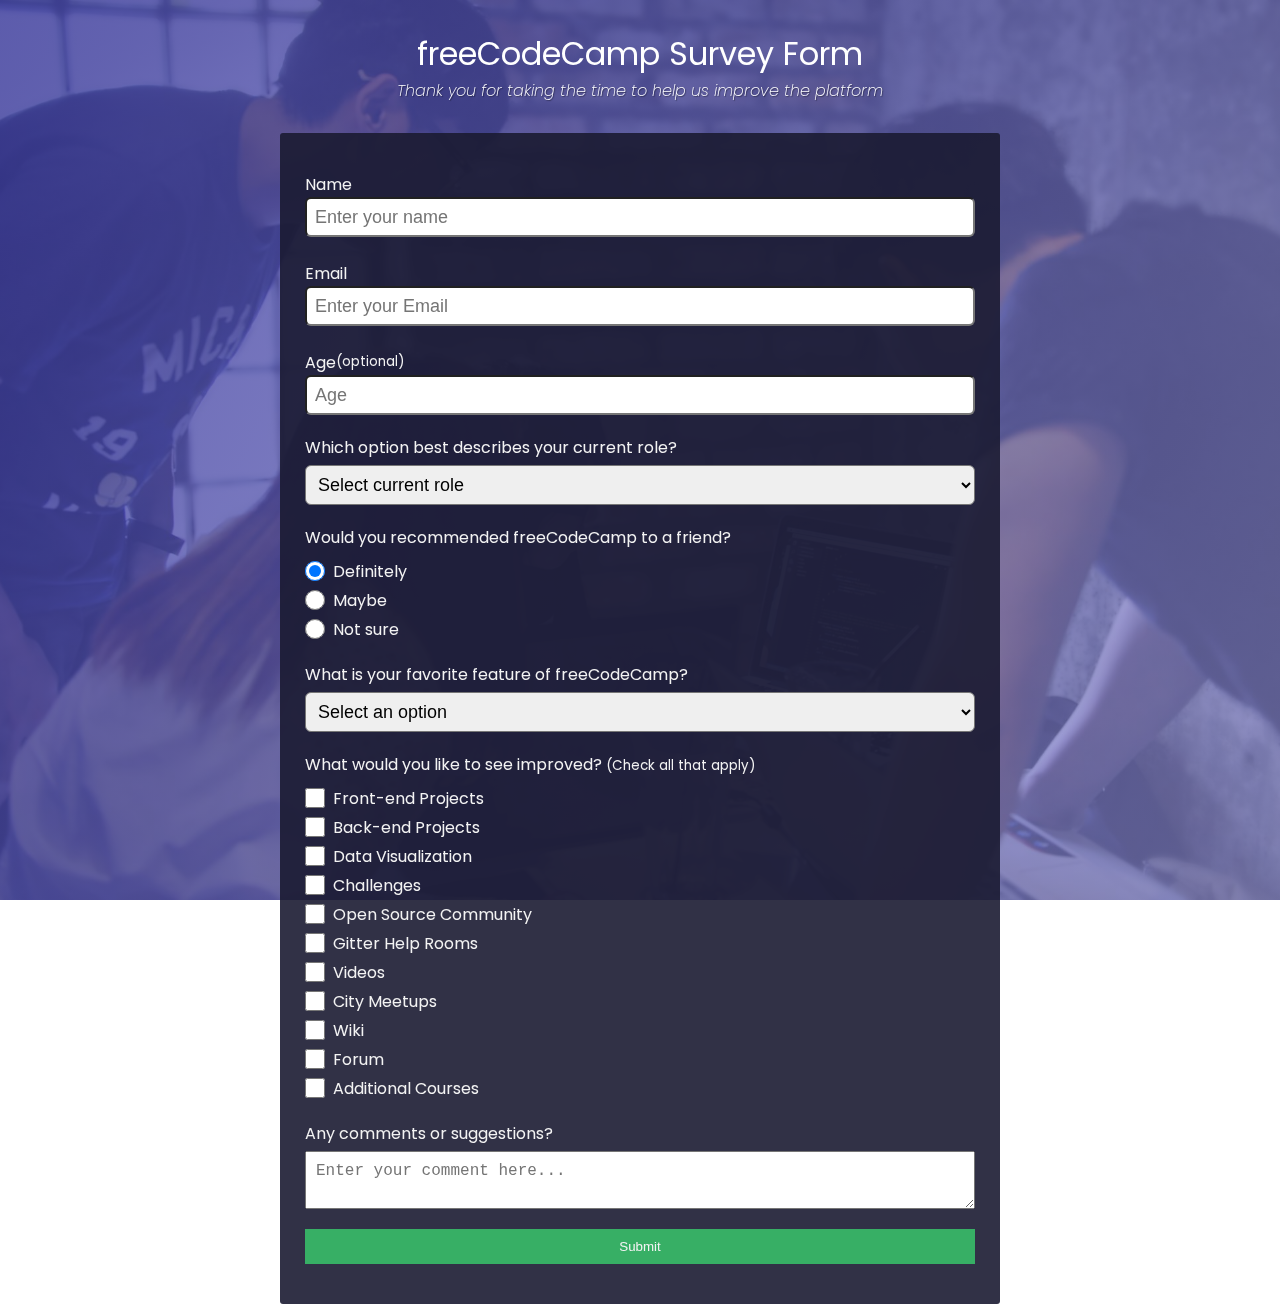
<file: 01-Survey-Form/index.html>
<!DOCTYPE html>
<html lang="en">

<head>
  <meta charset="UTF-8" />
  <meta http-equiv="X-UA-Compatible" content="IE=edge" />
  <meta name="viewport" content="width=device-width, initial-scale=1.0" />
  <title>Survey Form</title>
  <link rel="stylesheet" href="style.css" />
</head>

<body>

  <header class="header container">
    <h1 id="title">freeCodeCamp Survey Form</h1>
    <p id="description">Thank you for taking the time to help us improve the platform</p>
  </header>

  <main class="main container">
    <form id="survey-form">
      <div class="form-group">
        <label id="name-label" for="name">Name</label>
        <input type="text" name="name" placeholder="Enter your name" id="name" class="personal-info" required>
      </div>
      <div class="form-group">
        <label id="email-label" for="email">Email</label>
        <input type="email" name="email" placeholder="Enter your Email" id="email" class="personal-info" required>
      </div>
      <div class="form-group">
        <label id="number-label" for="email">Age <small>(optional)</small></label>
        <input type="number" name="number" min="10" max="99" id="number" class="personal-info" placeholder="Age">
      </div>
      <div class="form-group">
        <p>Which option best describes your current role?</p>
        <select name="role" id="dropdown">
          <option value="select" disabled selected>Select current role</option>
          <option value="student">Student</option>
          <option value="full-time-job">Full Time Job</option>
          <option value="full-time-learner">Full Time Learner</option>
          <option value="prefer-not-to-say">Prefer not to say</option>
          <option value="other">Other</option>
        </select>
      </div>
      <div class="form-group">
        <p>Would you recommended freeCodeCamp to a friend?</p>


        <label for="definitely">
          <input type="radio" name="recommend" value="definitely" id="definitely" checked>
          <span>Definitely</span>
        </label>
        <label for="maybe">
          <input type="radio" name="recommend" value="maybe" id="maybe">
          <span>Maybe</span>
        </label>
        <label for="not-sure">
          <input type="radio" name="recommend" value="not-sure" id="not-sure">
          <span>Not sure</span>
        </label>
      </div>
      <div class="form-group">
        <p>What is your favorite feature of freeCodeCamp?</p>
        <select name="favorite-feature" id="favorite-feature">
          <option value="" aria-placeholder="Select an option" disabled selected>Select an option</option>
          <option value="challenges">Challenges</option>
          <option value="projects">Projects</option>
          <option value="community">Community</option>
          <option value="open-source">Open Source</option>
        </select>
      </div>
      <div class="form-group">
        <p>What would you like to see improved? <small>(Check all that apply)</small></p>
        <label for="front-end-projects">
          <input type="checkbox" value="front-end-projects" name="see-improved" id="front-end-projects">
          <span>Front-end Projects</span>
        </label>
        <label for="back-end-projects">
          <input type="checkbox" value="back-end-projects" name="back-end-projects" id="back-end-projects">
          <span>Back-end Projects</span>
        </label>

        <label for="data-visualization">
          <input type="checkbox" value="data-visualization" name="data-visualization" id="data-visualization">
          <span>Data Visualization</span>
        </label>
        <label for="challenges">
          <input type="checkbox" value="challenges" name="challenges" id="challenges">
          <span>Challenges</span>
        </label>
        <label for="open-source-community">
          <input type="checkbox" value="open-source-community" name="open-source-community" id="open-source-community">
          <span>Open Source Community</span>
        </label>
        <label for="gitter-help-rooms">
          <input type="checkbox" value="gitter-help-rooms" name="gitter-help-rooms" id="gitter-help-rooms">
          <span>Gitter Help Rooms</span>
        </label>
        <label for="videos">
          <input type="checkbox" value="videos" name="videos" id="videos">
          <span>Videos</span>
        </label>
        <label for="city-meetups">
          <input type="checkbox" value="city-meetups" name="city-meetups" id="city-meetups">
          <span>City Meetups</span>
        </label>

        <label for="wiki">
          <input type="checkbox" value="wiki" name="wiki" id="wiki">
          <span>Wiki</span>
        </label>
        <label for="forum">
          <input type="checkbox" value="forum" name="forum" id="forum">
          <span>Forum</span>
        </label>
        <label for="additional-courses">
          <input type="checkbox" value="additional-courses" name="additional-courses" id="additional-courses">
          <span>Additional Courses</span>
        </label>
      </div>
      <div class="form-group">
        <p>Any comments or suggestions?</p>
        <textarea name="comment" id="comment" placeholder="Enter your comment here..."></textarea>
      </div>
      <input type="submit" value="Submit" id="submit">
    </form>
  </main>
</body>

</html>
</file>
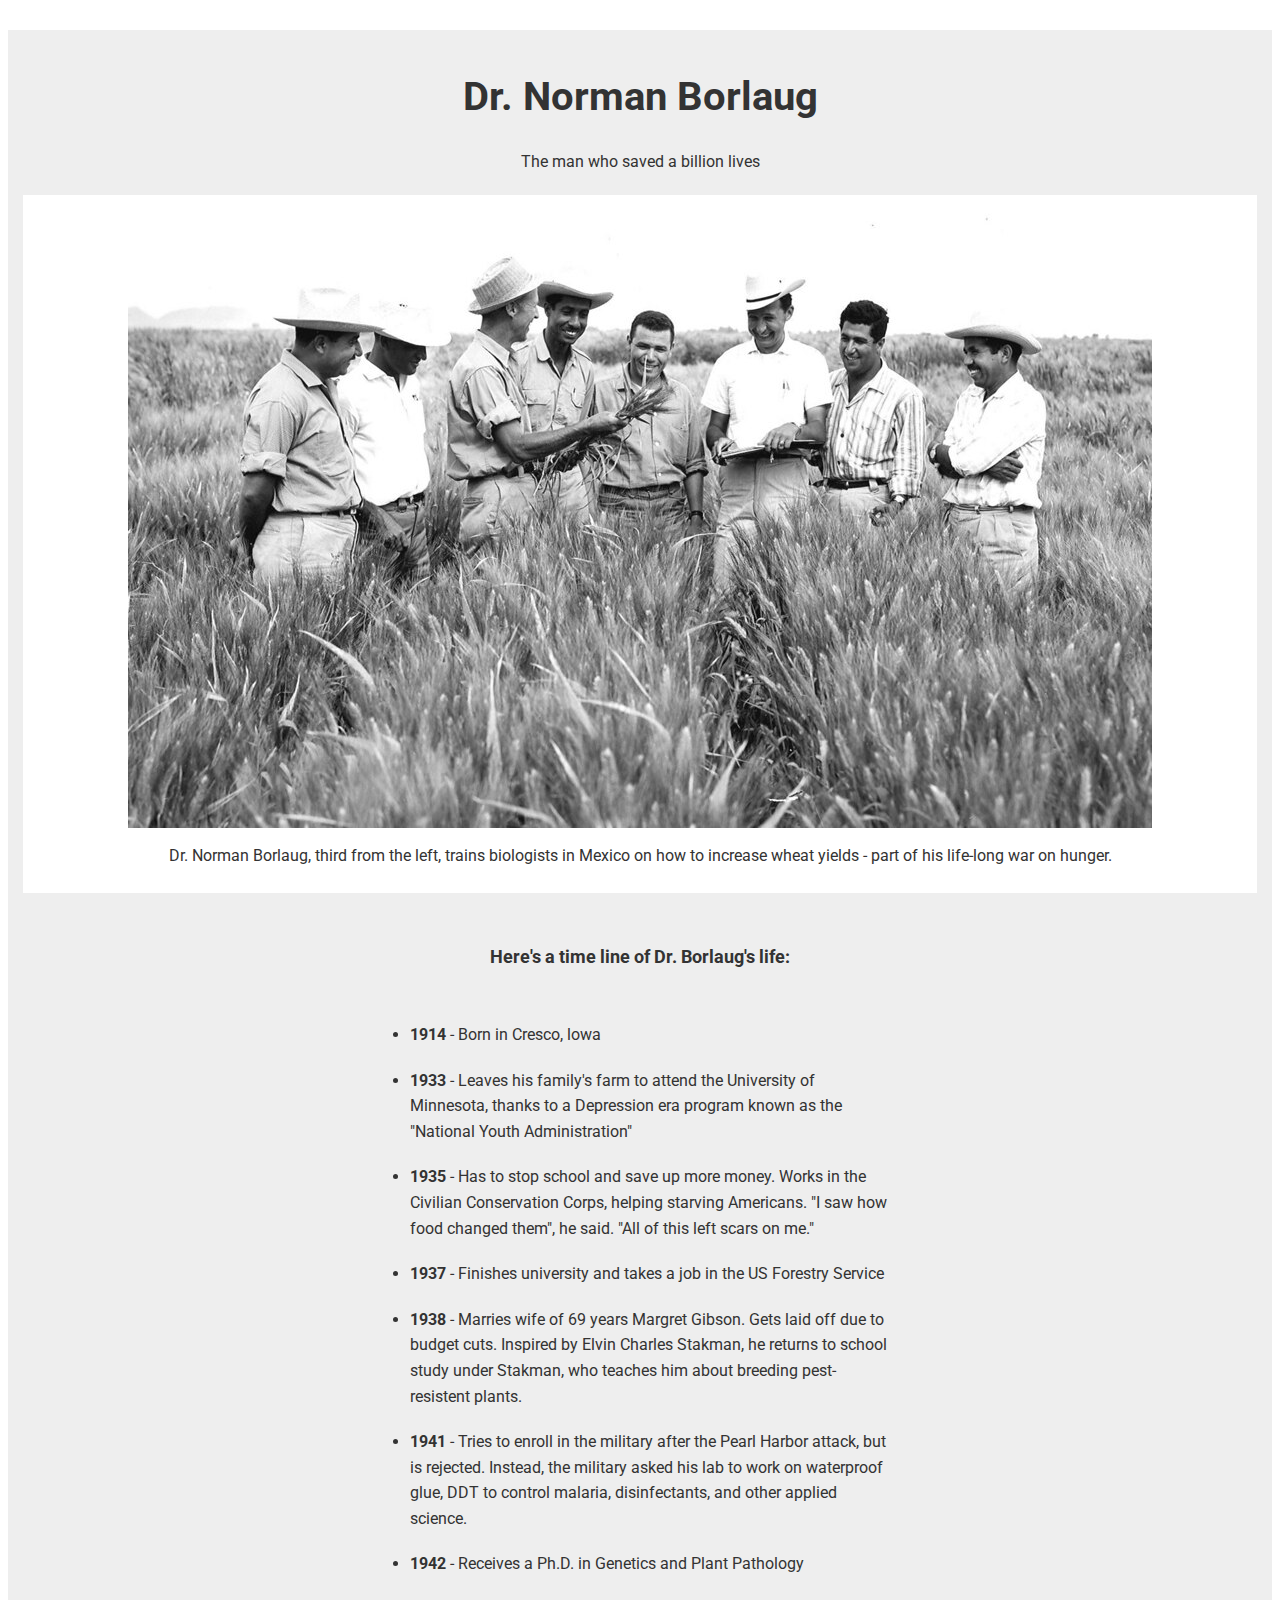
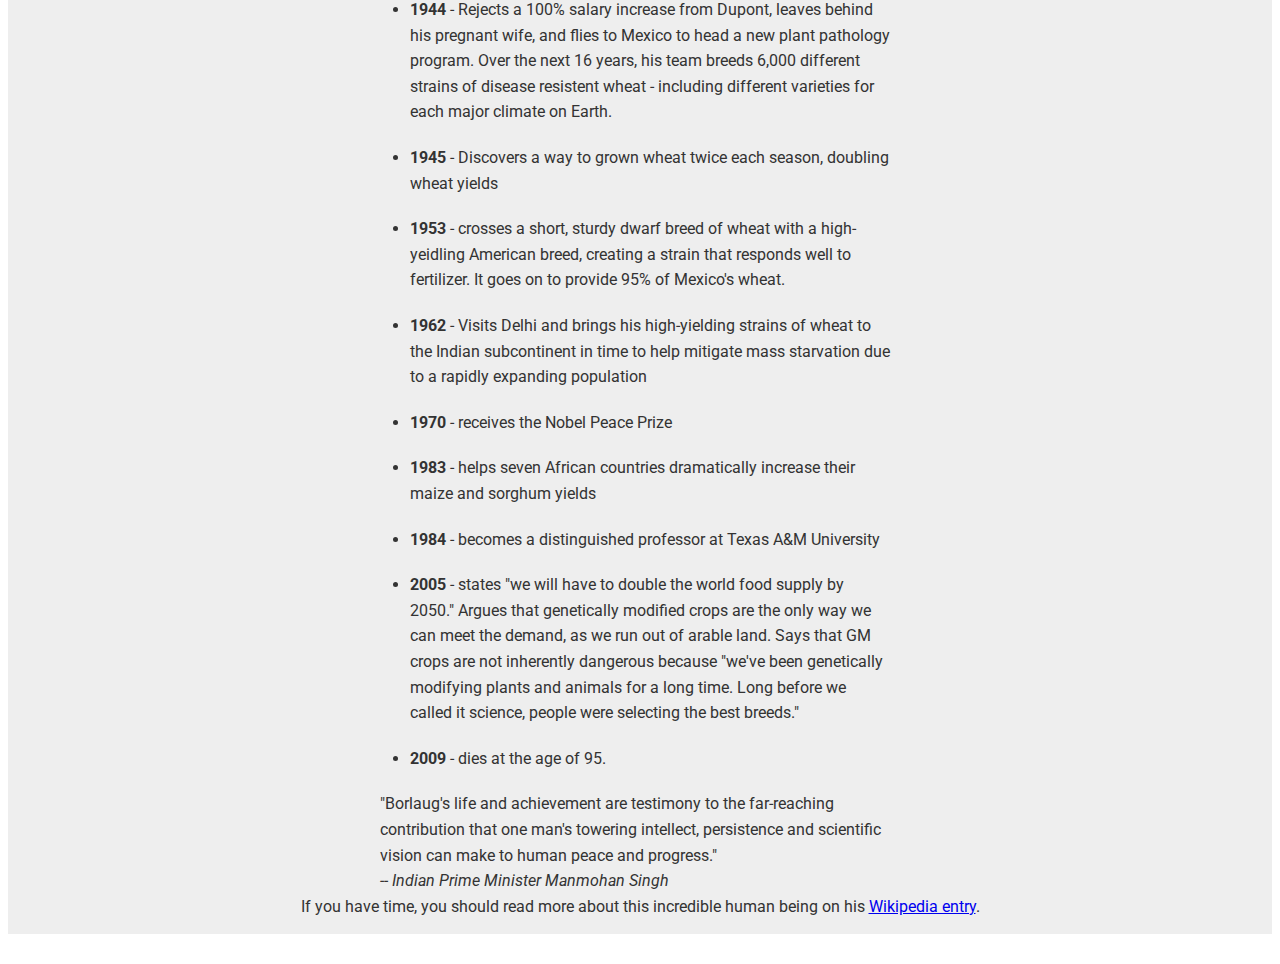
<file: 02-Tribute-Page/index.html>
<!DOCTYPE html>
<html lang="en">

<head>
  <meta charset="UTF-8">
  <meta http-equiv="X-UA-Compatible" content="IE=edge">
  <meta name="viewport" content="width=device-width, initial-scale=1.0">
  <link rel="stylesheet" href="styles.css">
  <title>Tribute Page</title>
</head>

<body>
  <main id="main">
    <h1 id="title">Dr. Norman Borlaug</h1>
    <p id="describe">The man who saved a billion lives</p>
    <figure id="img-div">
      <img id="image" src="./images/tribute-page-main-image.jpg" alt="Dr. Norman Borlaug and people">
      <figcaption id="img-caption"> Dr. Norman Borlaug, third from the left, trains biologists in Mexico on how to
        increase wheat yields - part of his life-long war on hunger. </figcaption>
    </figure>
    <div id="tribute-info">
      <h2>Here's a time line of Dr. Borlaug's life:</h2>
      <ul>
        <li><strong>1914</strong> - Born in Cresco, lowa</li>
        <li><strong>1933</strong> - Leaves his family's farm to attend the University of Minnesota, thanks to a
          Depression era program known as the "National Youth Administration"</li>
        <li><strong>1935</strong> - Has to stop school and save up more money. Works in the Civilian Conservation Corps,
          helping starving Americans. "I saw how food changed them", he said. "All of this left scars on me."</li>
        <li><strong>1937</strong> - Finishes university and takes a job in the US Forestry Service</li>
        <li><strong>1938</strong> - Marries wife of 69 years Margret Gibson. Gets laid off due to budget cuts. Inspired
          by Elvin Charles Stakman, he returns to school study under Stakman, who teaches him about breeding
          pest-resistent plants.</li>
        <li><strong>1941</strong> - Tries to enroll in the military after the Pearl Harbor attack, but is rejected.
          Instead, the military asked his lab to work on waterproof glue, DDT to control malaria, disinfectants, and
          other applied science.</li>
        <li><strong>1942</strong> - Receives a Ph.D. in Genetics and Plant Pathology</li>
        <li><strong>1944</strong> - Rejects a 100% salary increase from Dupont, leaves behind his pregnant wife, and
          flies to Mexico to head a new plant pathology program. Over the next 16 years, his team breeds 6,000 different
          strains of disease resistent wheat - including different varieties for each major climate on Earth.</li>
        <li><strong>1945</strong> - Discovers a way to grown wheat twice each season, doubling wheat yields</li>
        <li><strong>1953</strong> - crosses a short, sturdy dwarf breed of wheat with a high-yeidling American breed,
          creating a strain that responds well to fertilizer. It goes on to provide 95% of Mexico's wheat.</li>
        <li><strong>1962</strong> - Visits Delhi and brings his high-yielding strains of wheat to the Indian
          subcontinent in time to help mitigate mass starvation due to a rapidly expanding population</li>
        <li><strong>1970</strong> - receives the Nobel Peace Prize</li>
        <li><strong>1983</strong> - helps seven African countries dramatically increase their maize and sorghum yields
        </li>
        <li><strong>1984</strong> - becomes a distinguished professor at Texas A&M University</li>
        <li><strong>2005</strong> - states "we will have to double the world food supply by 2050." Argues that
          genetically modified crops are the only way we can meet the demand, as we run out of arable land. Says that GM
          crops are not inherently dangerous because "we've been genetically modifying plants and animals for a long
          time. Long before we called it science, people were selecting the best breeds."</li>
        <li><strong>2009</strong> - dies at the age of 95.</li>
      </ul>
      <p>"Borlaug's life and achievement are testimony to the far-reaching contribution that one
        man's towering
        intellect, persistence and scientific vision can make to human peace and progress." </p>
      <cite>-- Indian Prime Minister Manmohan Singh</cite>
    </div>

    <p id="wiki-info">If you have time, you should read more about this incredible human being on his <a
        id="tribute-link" href="https://en.wikipedia.org/wiki/Norman_Borlaug" target="_blank">Wikipedia entry</a>. </p>
  </main>
</body>

</html>
</file>
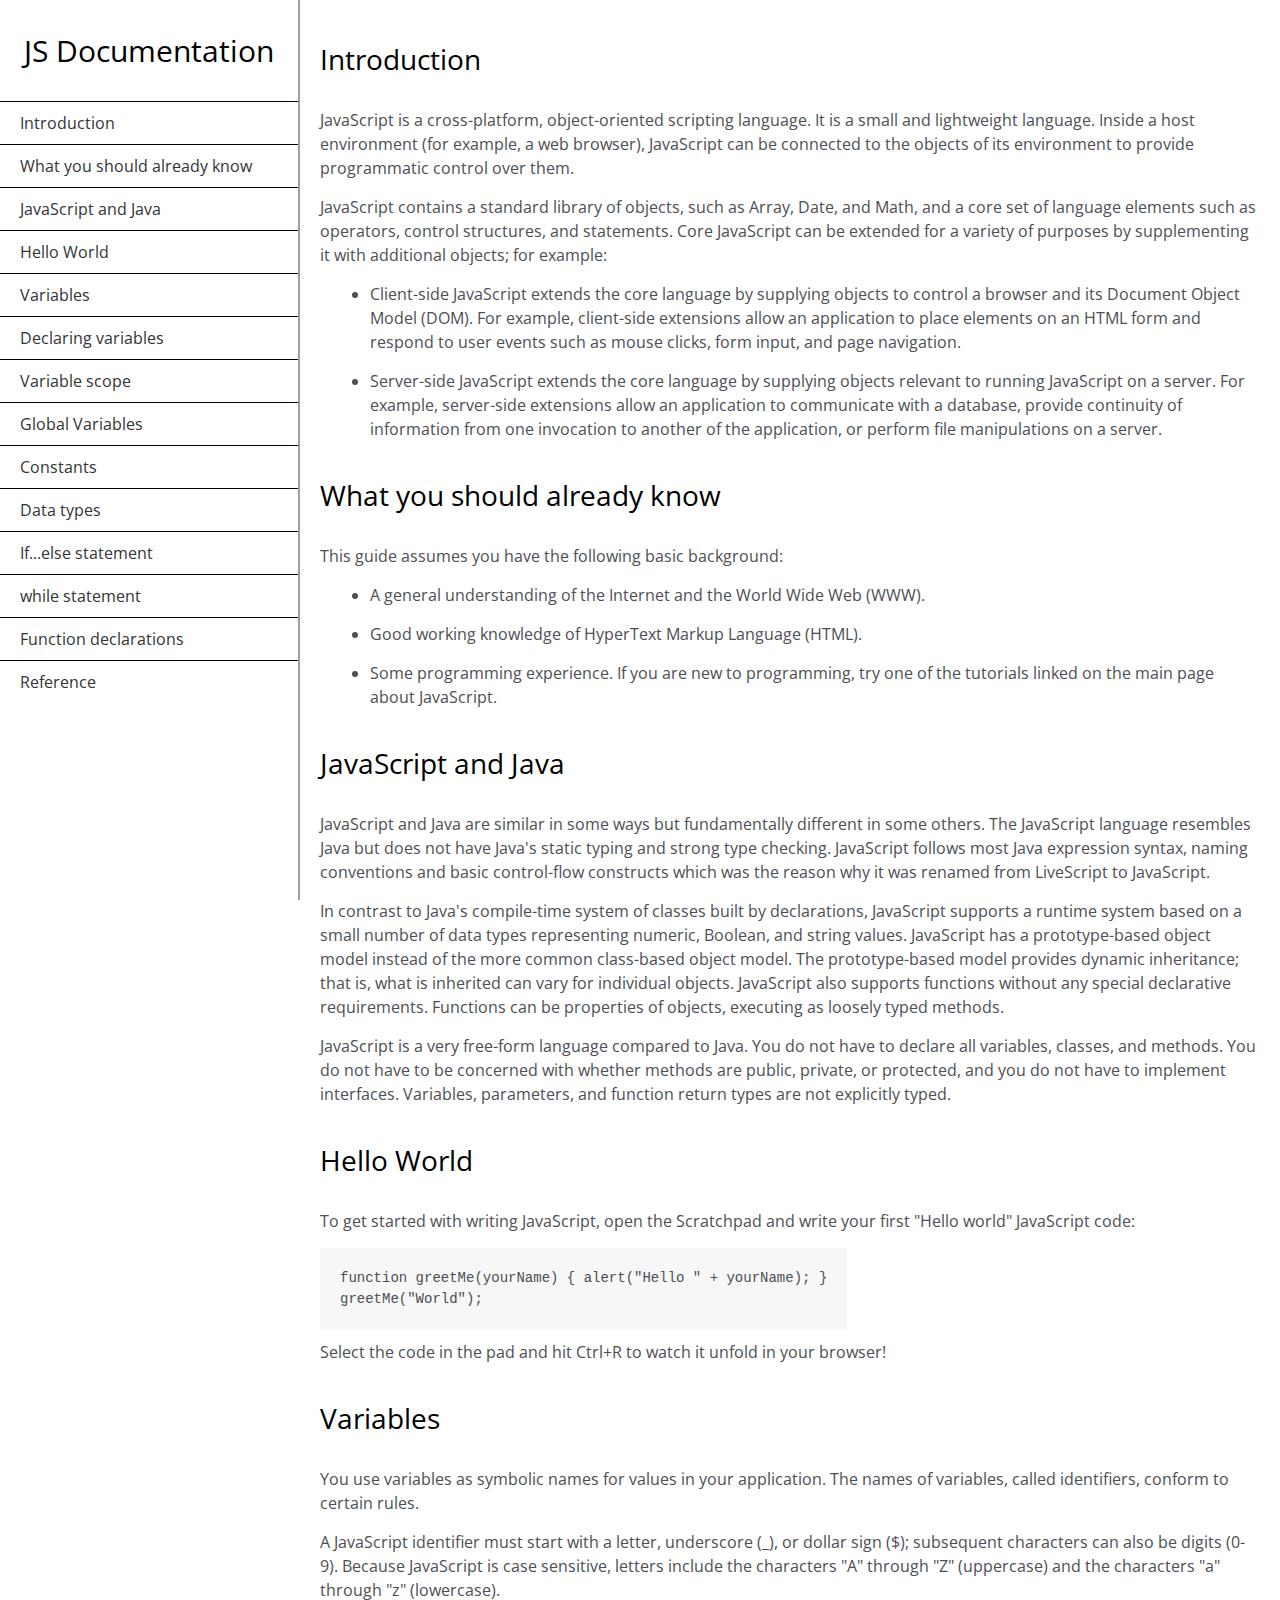
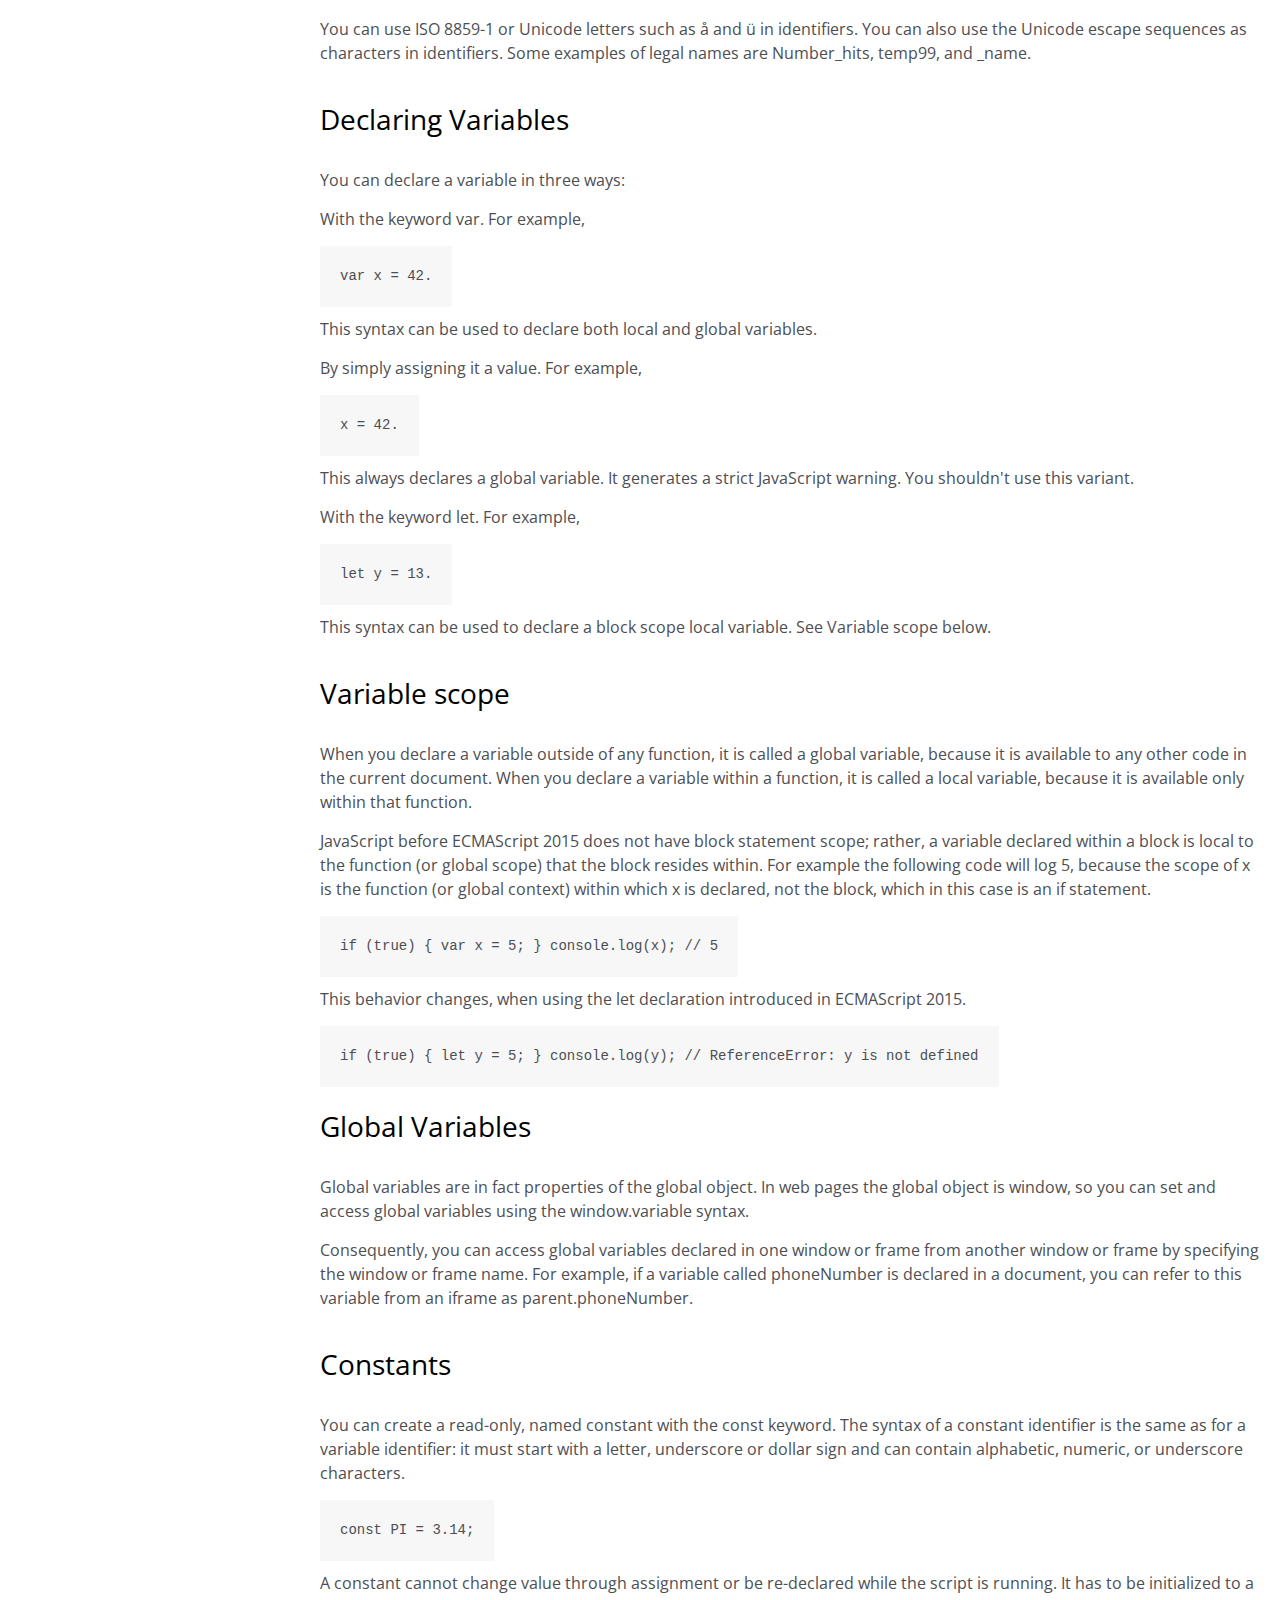
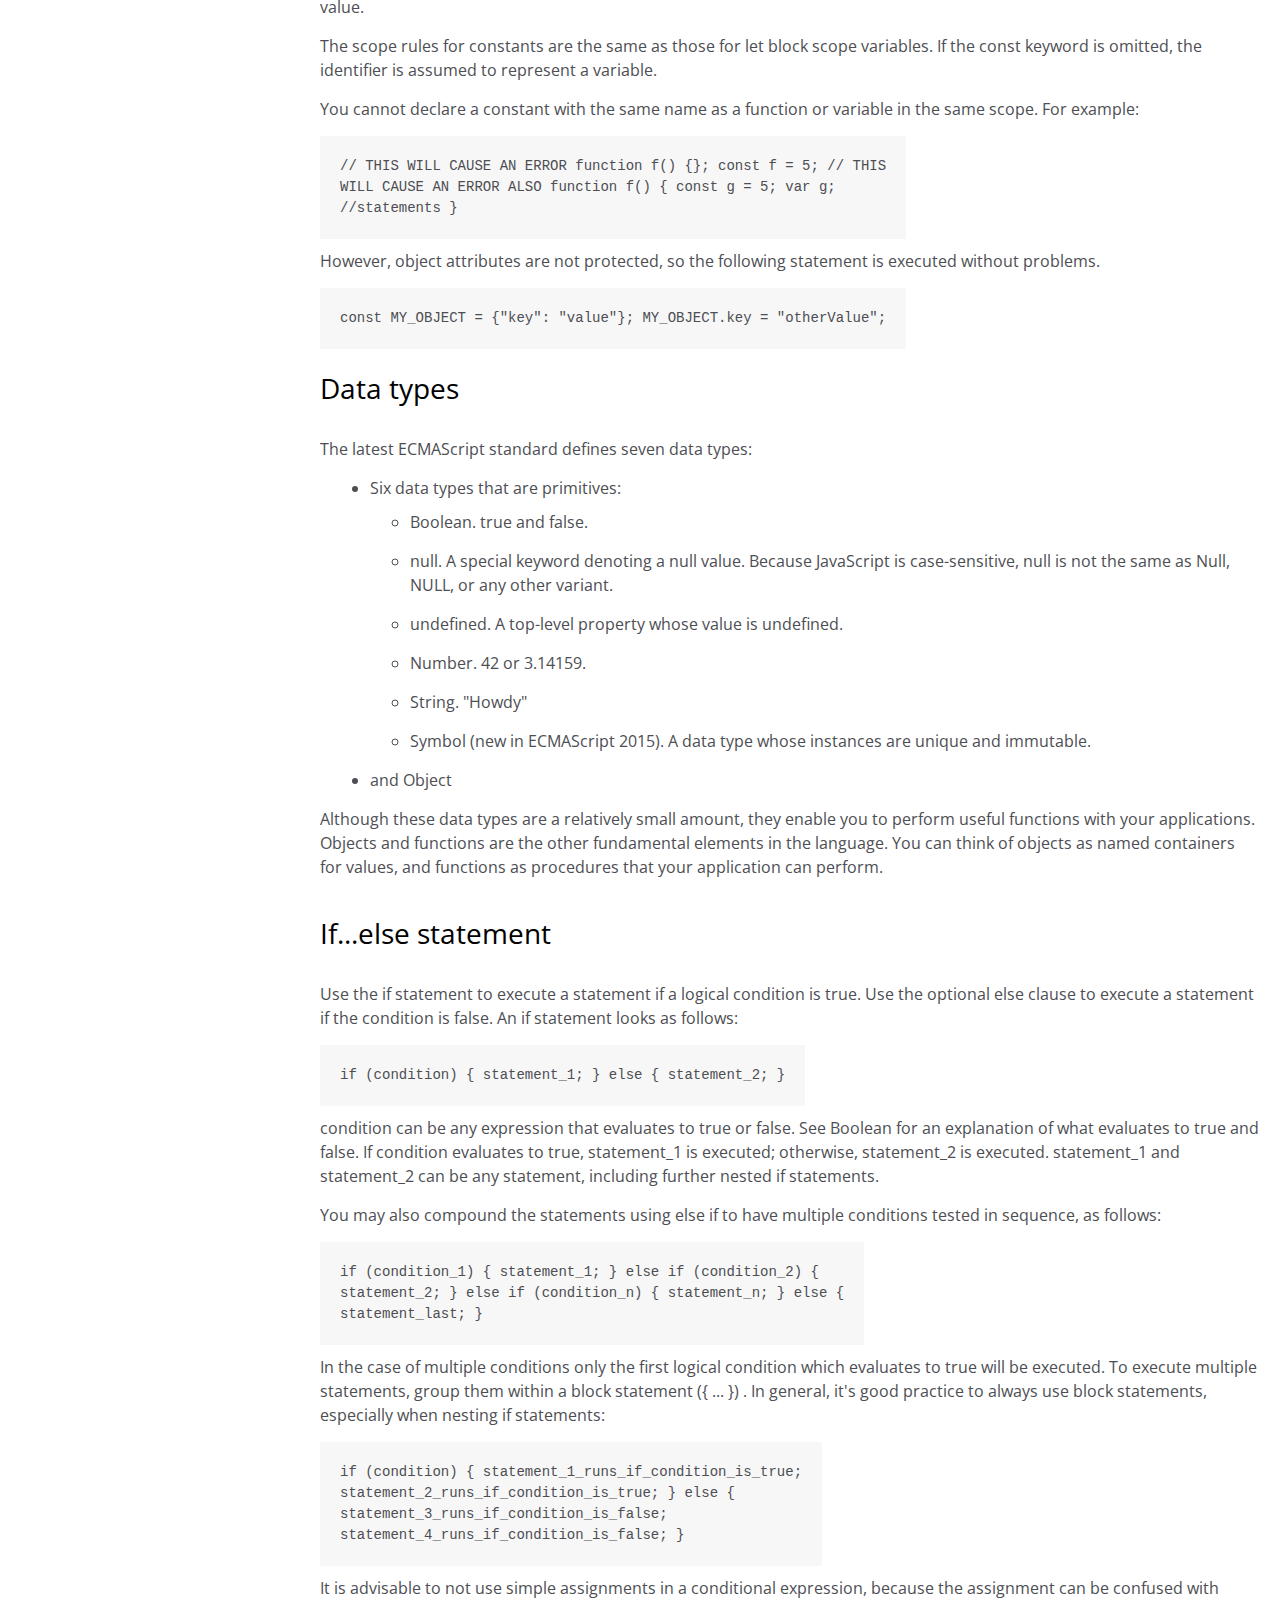
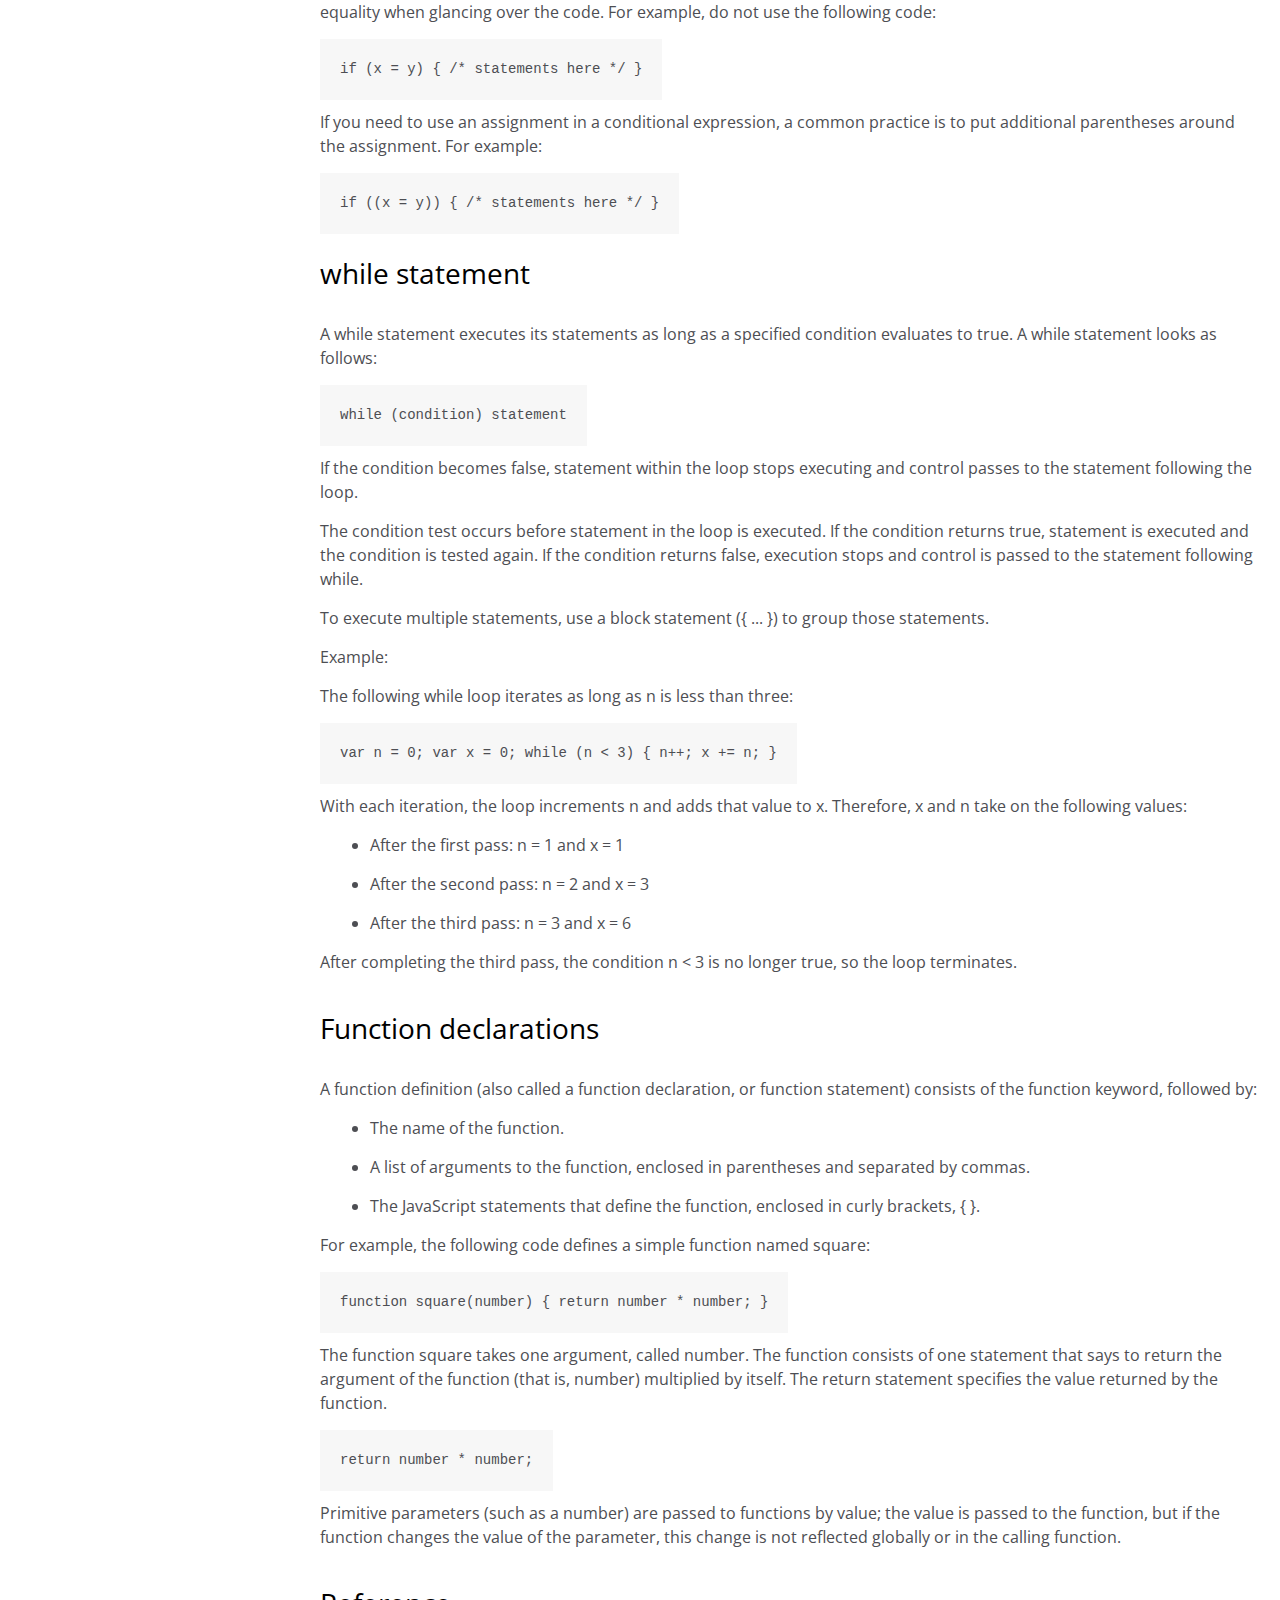
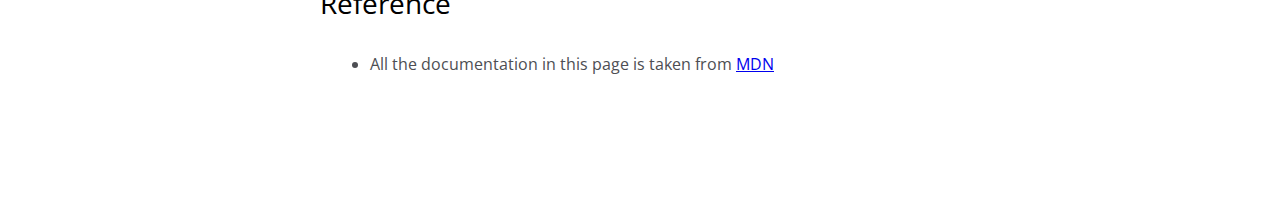
<file: 03-Technical-Documentation-Page/index.html>
<!DOCTYPE html>
<html lang="en">

<head>
  <meta charset="UTF-8">
  <meta http-equiv="X-UA-Compatible" content="IE=edge">
  <meta name="viewport" content="width=device-width, initial-scale=1.0">
  <link rel="stylesheet" href="styles.css">
  <title>Technical Documentation Page</title>
</head>

<body>
  <nav id="navbar">
    <header>JS Documentation</header>
    <ul>
      <li><a class="nav-link" href="#Introduction">Introduction</a></li>
      <li><a class="nav-link" href="#What_you_should_already_know">What you should already know</a></li>
      <li><a class="nav-link" href="#JavaScript_and_Java">JavaScript and Java</a></li>
      <li><a class="nav-link" href="#Hello_World">Hello World</a></li>
      <li><a class="nav-link" href="#Variables">Variables</a></li>
      <li><a class="nav-link" href="#Declaring_Variables">Declaring variables</a></li>
      <li><a class="nav-link" href="#Variable_scope">Variable scope</a></li>
      <li><a class="nav-link" href="#Global_Variables">Global Variables</a></li>
      <li><a class="nav-link" href="#Constants">Constants</a></li>
      <li><a class="nav-link" href="#Data_types">Data types</a></li>
      <li><a class="nav-link" href="#If...else_statement">If...else statement</a></li>
      <li><a class="nav-link" href="#while_statement">while statement</a></li>
      <li><a class="nav-link" href="#Function_declarations">Function declarations</a></li>
      <li><a class="nav-link" href="#Reference">Reference</a></li>
    </ul>
  </nav>
  <main id="main-doc">
    <section class="main-section" id="Introduction">
      <header>Introduction</header>
      <p>JavaScript is a cross-platform, object-oriented scripting language. It is a small and lightweight language.
        Inside a host environment (for example, a web browser), JavaScript can be connected to the objects of its
        environment to provide programmatic control over them.</p>
      <p>JavaScript contains a standard library of objects, such as Array, Date, and Math, and a core set of language
        elements such as operators, control structures, and statements. Core JavaScript can be extended for a variety of
        purposes by supplementing it with additional objects; for example:</p>
      <ul>
        <li>Client-side JavaScript extends the core language by supplying objects to control a browser and its Document
          Object Model (DOM). For example, client-side extensions allow an application to place elements on an HTML form
          and respond to user events such as mouse clicks, form input, and page navigation.</li>
        <li>Server-side JavaScript extends the core language by supplying objects relevant to running JavaScript on a
          server. For example, server-side extensions allow an application to communicate with a database, provide
          continuity of information from one invocation to another of the application, or perform file manipulations on
          a server.</li>
      </ul>
    </section>
    <section class="main-section" id="What_you_should_already_know">
      <header>What you should already know</header>
      <p>This guide assumes you have the following basic background:</p>
      <ul>
        <li>A general understanding of the Internet and the World Wide Web (WWW).</li>
        <li>Good working knowledge of HyperText Markup Language (HTML).
        </li>
        <li>Some programming experience. If you are new to programming, try one of the tutorials linked on the main page
          about JavaScript.
        </li>
      </ul>
    </section>
    <section class="main-section" id="JavaScript_and_Java">
      <header>JavaScript and Java</header>
      <p>JavaScript and Java are similar in some ways but fundamentally different in some others. The JavaScript
        language resembles Java but does not have Java's static typing and strong type checking. JavaScript follows most
        Java expression syntax, naming conventions and basic control-flow constructs which was the reason why it was
        renamed from LiveScript to JavaScript.</p>
      <p>In contrast to Java's compile-time system of classes built by declarations, JavaScript supports a runtime
        system based on a small number of data types representing numeric, Boolean, and string values. JavaScript has a
        prototype-based object model instead of the more common class-based object model. The prototype-based model
        provides dynamic inheritance; that is, what is inherited can vary for individual objects. JavaScript also
        supports functions without any special declarative requirements. Functions can be properties of objects,
        executing as loosely typed methods.</p>
      <p>JavaScript is a very free-form language compared to Java. You do not have to declare all variables, classes,
        and methods. You do not have to be concerned with whether methods are public, private, or protected, and you do
        not have to implement interfaces. Variables, parameters, and function return types are not explicitly typed.</p>
    </section>
    <section class="main-section" id="Hello_World">
      <header>Hello World</header>
      <p>To get started with writing JavaScript, open the Scratchpad and write your first "Hello world" JavaScript code:
      </p>
      <code>function greetMe(yourName) { alert("Hello " + yourName); }
        greetMe("World");</code>
      <p>Select the code in the pad and hit Ctrl+R to watch it unfold in your browser!</p>
    </section>
    <section class="main-section" id="Variables">
      <header>Variables</header>
      <p>You use variables as symbolic names for values in your application. The names of variables, called identifiers,
        conform to certain rules.</p>
      <p>A JavaScript identifier must start with a letter, underscore (_), or dollar sign ($); subsequent characters can
        also be digits (0-9). Because JavaScript is case sensitive, letters include the characters "A" through "Z"
        (uppercase) and the characters "a" through "z" (lowercase).</p>
      <p>You can use ISO 8859-1 or Unicode letters such as å and ü in identifiers. You can also use the Unicode escape
        sequences as characters in identifiers. Some examples of legal names are Number_hits, temp99, and _name.</p>
    </section>
    <section class="main-section" id="Declaring_Variables">
      <header>Declaring Variables</header>
      <p>You can declare a variable in three ways:</p>
      <p>With the keyword var. For example,</p>
      <code>var x = 42.</code>
      <p>This syntax can be used to declare both local and global variables.</p>
      <p>By simply assigning it a value. For example,</p>
      <code>x = 42.</code>
      <p>This always declares a global variable. It generates a strict JavaScript warning. You shouldn't use this
        variant.</p>
      <p>With the keyword let. For example,</p>
      <code>let y = 13.</code>
      <p>This syntax can be used to declare a block scope local variable. See Variable scope below.</p>
    </section>
    <section class="main-section" id="Variable_scope">
      <header>Variable scope</header>
      <p>When you declare a variable outside of any function, it is called a global variable, because it is available to
        any other code in the current document. When you declare a variable within a function, it is called a local
        variable, because it is available only within that function.</p>
      <p>JavaScript before ECMAScript 2015 does not have block statement scope; rather, a variable declared within a
        block is local to the function (or global scope) that the block resides within. For example the following code
        will log 5, because the scope of x is the function (or global context) within which x is declared, not the
        block, which in this case is an if statement.</p>
      <code>if (true) { var x = 5; } console.log(x); // 5</code>
      <p>This behavior changes, when using the let declaration introduced in ECMAScript 2015.</p>
      <code>if (true) { let y = 5; } console.log(y); // ReferenceError: y is not defined</code>
    </section>
    <section class="main-section" id="Global_Variables">
      <header>Global Variables</header>
      <p>Global variables are in fact properties of the global object. In web pages the global object is window, so you
        can set and access global variables using the window.variable syntax.</p>
      <p>Consequently, you can access global variables declared in one window or frame from another window or frame by
        specifying the window or frame name. For example, if a variable called phoneNumber is declared in a document,
        you can refer to this variable from an iframe as parent.phoneNumber.</p>
    </section>
    <section class="main-section" id="Constants">
      <header>Constants</header>
      <p>You can create a read-only, named constant with the const keyword. The syntax of a constant identifier is the
        same as for a variable identifier: it must start with a letter, underscore or dollar sign and can contain
        alphabetic, numeric, or underscore characters.</p>
      <code>const PI = 3.14;</code>
      <p>A constant cannot change value through assignment or be re-declared while the script is running. It has to be
        initialized to a value.</p>
      <p>The scope rules for constants are the same as those for let block scope variables. If the const keyword is
        omitted, the identifier is assumed to represent a variable.</p>
      <p>You cannot declare a constant with the same name as a function or variable in the same scope. For example:</p>
      <code>// THIS WILL CAUSE AN ERROR function f() {}; const f = 5; // THIS
        WILL CAUSE AN ERROR ALSO function f() { const g = 5; var g;
        //statements }</code>
      <p>However, object attributes are not protected, so the following statement is executed without problems.</p>
      <code>const MY_OBJECT = {"key": "value"}; MY_OBJECT.key = "otherValue";</code>
    </section>
    <section class="main-section" id="Data_types">
      <header>Data types</header>
      <p>The latest ECMAScript standard defines seven data types:</p>
      <ul>
        <li>
          Six data types that are primitives:
          <ul>
            <li>Boolean. true and false.</li>
            <li>null. A special keyword denoting a null value. Because JavaScript is case-sensitive, null is not the
              same as Null, NULL, or any other variant.</li>
            <li>undefined. A top-level property whose value is undefined.</li>
            <li>Number. 42 or 3.14159.</li>
            <li>String. "Howdy"</li>
            <li>Symbol (new in ECMAScript 2015). A data type whose instances are unique and immutable.</li>
          </ul>
        </li>
        <li>and Object</li>
      </ul>
      <p>Although these data types are a relatively small amount, they enable you to perform useful functions with your
        applications. Objects and functions are the other fundamental elements in the language. You can think of objects
        as named containers for values, and functions as procedures that your application can perform.</p>
    </section>
    <section class="main-section" id="If...else_statement">
      <header>If...else statement</header>
      <p>Use the if statement to execute a statement if a logical condition is true. Use the optional else clause to
        execute a statement if the condition is false. An if statement looks as follows:</p>
      <code>if (condition) { statement_1; } else { statement_2; }</code>
      <p>condition can be any expression that evaluates to true or false. See Boolean for an explanation of what
        evaluates to true and false. If condition evaluates to true, statement_1 is executed; otherwise, statement_2 is
        executed. statement_1 and statement_2 can be any statement, including further nested if statements.</p>
      <p>You may also compound the statements using else if to have multiple conditions tested in sequence, as follows:
      </p>
      <code>if (condition_1) { statement_1; } else if (condition_2) {
        statement_2; } else if (condition_n) { statement_n; } else {
        statement_last; }</code>
      <p>In the case of multiple conditions only the first logical condition which evaluates to true will be executed.
        To execute multiple statements, group them within a block statement ({ ... }) . In general, it's good practice
        to always use block statements, especially when nesting if statements:</p>
      <code>if (condition) { statement_1_runs_if_condition_is_true;
          statement_2_runs_if_condition_is_true; } else {
          statement_3_runs_if_condition_is_false;
          statement_4_runs_if_condition_is_false; }</code>
      <p>It is advisable to not use simple assignments in a conditional expression, because the assignment can be
        confused with equality when glancing over the code. For example, do not use the following code:</p>
      <code>if (x = y) { /* statements here */ }</code>
      <p>If you need to use an assignment in a conditional expression, a common practice is to put additional
        parentheses around the assignment. For example:</p>
      <code>if ((x = y)) { /* statements here */ }</code>
    </section>
    <section class="main-section" id="while_statement">
      <header>while statement</header>
      <p>A while statement executes its statements as long as a specified condition evaluates to true. A while statement
        looks as follows:</p>
      <code>while (condition) statement</code>
      <p>If the condition becomes false, statement within the loop stops executing and control passes to the statement
        following the loop.
      </p>
      <p>The condition test occurs before statement in the loop is executed. If the condition returns true, statement is
        executed and the condition is tested again. If the condition returns false, execution stops and control is
        passed to the statement following while.</p>
      <p>To execute multiple statements, use a block statement ({ ... }) to group those statements.</p>
      <p>Example:</p>
      <p>The following while loop iterates as long as n is less than three:</p>
      <code>var n = 0; var x = 0; while (n < 3) { n++; x += n; }</code>
      <p>With each iteration, the loop increments n and adds that value to x. Therefore, x and n take on the following
        values:</p>
      <ul>
        <li>After the first pass: n = 1 and x = 1</li>
        <li>After the second pass: n = 2 and x = 3</li>
        <li>After the third pass: n = 3 and x = 6</li>
      </ul>
      <p>After completing the third pass, the condition n < 3 is no longer true, so the loop terminates.</p>
    </section>
    <section class="main-section" id="Function_declarations">
      <header>Function declarations</header>
      <p>A function definition (also called a function declaration, or function statement) consists of the function
        keyword, followed by:</p>
      <ul>
        <li>The name of the function.</li>
        <li>A list of arguments to the function, enclosed in parentheses and separated by commas.</li>
        <li>The JavaScript statements that define the function, enclosed in curly brackets, { }.</li>
      </ul>
      <p>For example, the following code defines a simple function named square:</p>
      <code>function square(number) { return number * number; }</code>
      <p>The function square takes one argument, called number. The function consists of one statement that says to
        return the argument of the function (that is, number) multiplied by itself. The return statement specifies the
        value returned by the function.</p>
      <code>return number * number;</code>
      <p>Primitive parameters (such as a number) are passed to functions by value; the value is passed to the function,
        but if the function changes the value of the parameter, this change is not reflected globally or in the calling
        function.</p>
    </section>
    <section class="main-section" id="Reference">
      <header>Reference</header>
      <ul>
        <li>All the documentation in this page is taken from <a
            href="https://developer.mozilla.org/en-US/docs/Web/JavaScript/Guide">MDN</a></li>
      </ul>
    </section>
  </main>
</body>

</html>
</file>
<file: 01-Survey-Form/style.css>
@import url('https://fonts.googleapis.com/css2?family=Poppins:ital,wght@0,400;1,200&display=swap');

*,
*::before,
*::after {
  box-sizing: border-box;
  margin: 0;
  padding: 0;
}

html {
  font-size: 62.5%;
}

body {
  font-family: 'Poppins', sans-serif;
  color: #f3f3f3;
  font-size: 1.6rem;
}

body::before {
  content: '';
  position: fixed;
  top: 0;
  left: 0;
  height: 100%;
  width: 100%;
  z-index: -1;
  background: #1b1b32;
  background-image: linear-gradient(
      115deg,
      rgba(58, 58, 158, 0.8),
      rgba(136, 136, 206, 0.7)
    ),
    url('./images/survey-form-background.jpeg');
  background-size: cover;
  background-repeat: no-repeat;
  background-position: center;
}
.container {
  max-width: 100%;
  margin: 0 auto;
}

header.header {
  color: #fff;
  width: 100%;
  text-align: center;
  margin-top: 3rem;
  margin-bottom: 3rem;
}

header.header #title {
  font-weight: 400;
}

header.header #description {
  font-weight: 200;
  font-style: italic;
  text-shadow: 1px 1px 1px rgb(0, 0, 0, 0.4);
  padding: 0 4rem;
}

main.main {
  width: 100%;
}

form#survey-form {
  max-width: 54rem;
  background-color: rgba(27, 27, 50, 0.9);
  padding: 2.5rem 2.5rem 4rem;
  border-radius: 3px;
  margin: 0 auto;
}

.form-group {
  margin-top: 1rem;
  margin-bottom: 2rem;
  display: flex;
  flex-direction: column;
  justify-content: center;
}

.form-group label,
.form-group p {
  margin-bottom: 0.5rem;
  font-weight: bold;
  font-weight: 400;
}

.form-group > input,
.form-group > select {
  height: 4rem;
  padding: 0.8rem;
  border-radius: 6px;
  outline: none;
  font-size: 1.8rem;
}

/* .form-group > input::placeholder { */

/* } */

.form-group > *:focus {
  outline: none;
}

.form-group input.personal-info:focus {
  border-color: #80bdff;
  outline: 0;
  box-shadow: 0 0 0 0.2rem rgba(0, 123, 255, 0.25);
}

.form-group input[name='recommend'] {
  width: 2rem;
  height: 2rem;
  color: #80bdff;
}

.form-group label {
  height: 1.6rem;
  margin-top: 0.8rem;
  display: flex;
  align-items: center;
}

.form-group label span {
  margin-left: 0.8rem;
}

.form-group input[type='checkbox'] {
  width: 2rem;
  height: 2rem;
}

.form-group la textarea#comment {
  width: 100%;
  height: 10rem;
}

textarea#comment {
  padding: 1rem;
  font-size: 1.6rem;
}

textarea#comment:focus {
  outline: none;
}

#survey-form #submit {
  color: inherit;
  background-color: #37af65;
  width: 100%;
  padding: 1rem;
  border: none;
  transition: all 0.2s ease;
  cursor: pointer;
}

#survey-form #submit:active {
  outline: none;
  transform: scale(0.99);
}

@media screen and (min-width: 768px) {
  .container {
    max-width: 72rem;
    margin: 0 auto;
  }
  header.header #description {
    padding: 0;
  }

  form#survey-form {
    padding: 2.5rem 2.5rem 4rem;
    max-width: 73rem;
  }
}
</file>
<file: 02-Tribute-Page/styles.css>
@import url('https://fonts.googleapis.com/css2?family=Roboto:wght@400;700&display=swap');

* {
  box-sizing: border-box;
  margin: 0;
  padding: 0;
}

html {
  font-size: 62.5%;
}

body {
  font-family: 'Roboto', sans-serif;
  font-size: 1.6rem;
  color: #333;
  line-height: 1.6;
}

main#main {
  background-color: #eee;
  margin: 30px 8px;
  padding: 1.5rem;
}

#main > #title {
  font-size: 4rem;
  padding-top: 2rem;
  text-align: center;
}

#main > #describe {
  margin: 2rem 0;
  text-align: center;
}

#img-div {
  background-color: #fff;
  padding: 1rem;
}

#image {
  max-width: 100%;
  height: auto;
  display: block;
  object-fit: cover;
  margin: 0 auto;
}

#img-caption {
  text-align: center;
  padding: 1.5rem 0;
}

#tribute-info {
  width: 52rem;
  line-height: 1.6;
  margin: 0 auto;
}

#tribute-info h2 {
  text-align: center;
  font-size: 1.8rem;
  margin: 5rem 0;
}

#tribute-info ul {
  padding-left: 3rem;
  padding-right: 1rem;
}

#tribute-info ul li {
  margin: 2rem 0;
}

#wiki-info {
  text-align: center;
}
</file>
<file: 03-Technical-Documentation-Page/styles.css>
@import url('https://fonts.googleapis.com/css2?family=Open+Sans:wght@400;600&display=swap');

*,
*::before,
*::after {
  box-sizing: border-box;
  margin: 0;
  padding: 0;
}

html {
  font-size: 62.5%;
}

body {
  font-family: 'Open Sans', Arial, sans-serif;
  font-size: 1.6rem;
  color: #4d4e53;
}

#navbar {
  background-color: #fff;
  border-bottom: 2px solid #000;
  z-index: 1;
  position: fixed;
  top: 0;
  left: 0;
  width: 100%;
  overflow: hidden;
  max-height: 27.5rem;
}

#navbar > header {
  text-align: center;
  font-size: 2.4rem;
  font-weight: 600;
  margin: 1rem;
  color: #000;
}

#navbar > ul {
  list-style-type: none;
  border: 1px solid #000;
  height: 20.5rem;
  overflow-x: hidden;
  overflow-y: auto;
}

#navbar > ul > li:not(:last-child) {
  border-bottom: 1px solid #000;
}

#navbar > ul > li > a {
  text-decoration: none;
  color: #333;
  display: inline-block;
  padding: 1rem 2rem;
}

#main-doc {
  padding: 2rem;
  margin: 27rem 0 11rem;
}

.main-section > header {
  font-size: 2.8rem;
  color: #000;
  padding: 2rem 0;
}

.main-section > p {
  line-height: 1.5;
  margin: 1rem 0 1.5rem;
}

.main-section > ul {
  padding-left: 5rem;
}

.main-section > ul > li,
.main-section > ul > li > ul > li {
  line-height: 1.5;
  margin: 1rem 0 1.5rem;
}

.main-section > ul > li > ul {
  padding-left: 4rem;
}

.main-section > code {
  display: inline-block;
  background-color: #f7f7f7;
  padding: 2rem;
  line-height: 1.5;
  font-size: 1.4rem;
  white-space: pre-line;
}

@media screen and (min-width: 810px) {
  body {
    display: flex;
  }

  #navbar {
    width: 30rem;
    max-height: 100vh;
    height: 100%;
    border: 0;
    border-right: 2px solid rgba(0, 22, 22, 0.4);
  }

  #navbar > header {
    margin: 3rem 0;
    font-size: 3rem;
    font-weight: 400;
  }

  #navbar > ul {
    height: 100%;
    border: 0;
  }

  #navbar > ul > li:first-of-type {
    border-top: 1px solid #000;
  }

  #main-doc {
    margin-top: 0;
    margin-left: 300px;
  }
}
</file>
